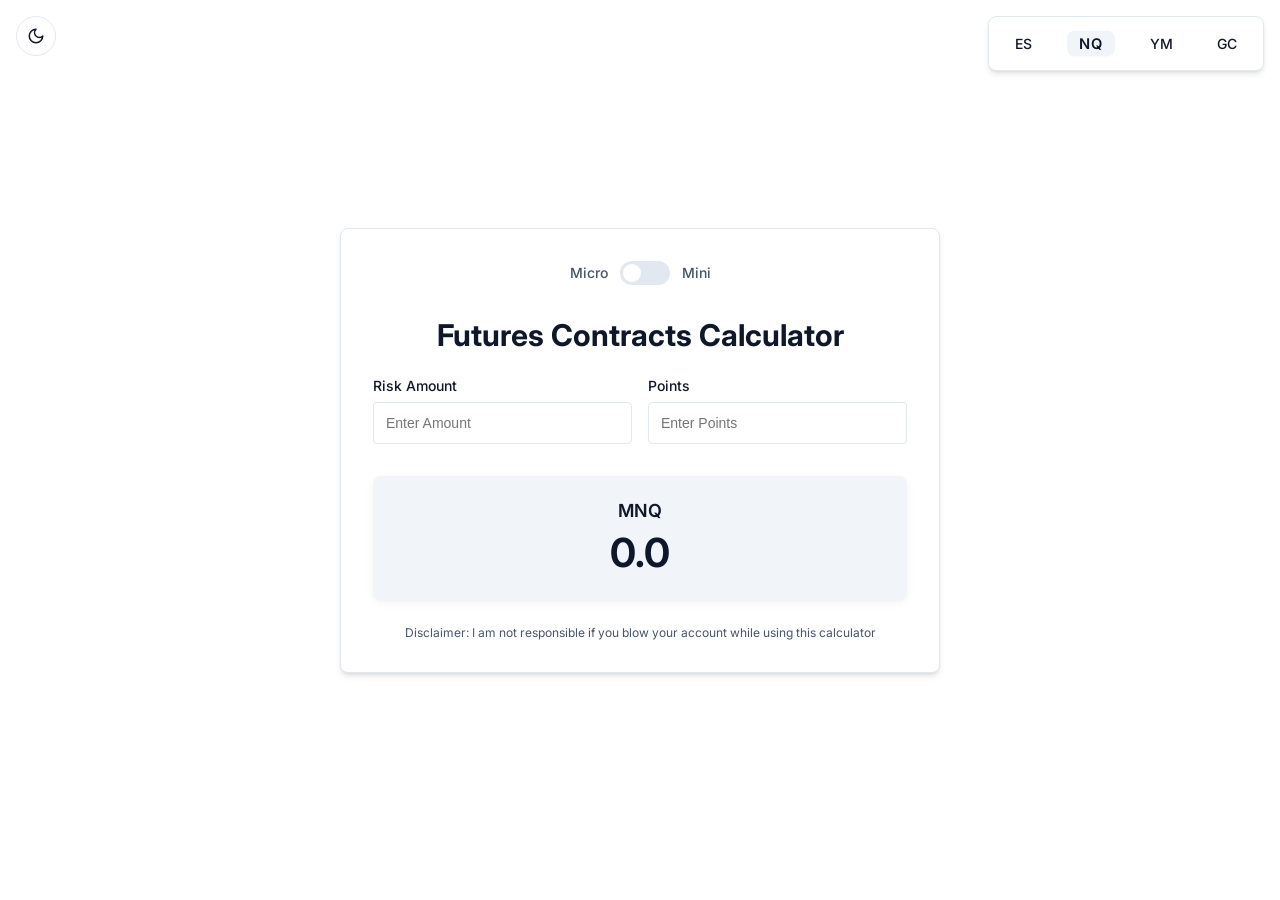
<file: index.html>
<!DOCTYPE html>
<html lang="en">
<head>
  <meta charset="UTF-8" />
  <meta name="viewport" content="width=device-width, initial-scale=1.0" />
  <title>Futures Contracts Calculator</title>
  <!-- Favicon -->
  <link rel="icon" href="favicon.png" type="image/png">
  <link rel="stylesheet" href="styles.css" />
  <!-- Add Google Fonts for improved typography -->
  <link rel="preconnect" href="https://fonts.googleapis.com">
  <link rel="preconnect" href="https://fonts.gstatic.com" crossorigin>
  <link href="https://fonts.googleapis.com/css2?family=Inter:wght@400;500;600;700&display=swap" rel="stylesheet">
</head>

<body>
  <!-- Dark/Light Mode Toggle Button -->
  <button class="darkModeBtn" id="darkModeBtn" onclick="toggleDarkMode()" aria-label="Toggle Dark Mode">
    <!-- Moon icon - shown in light mode -->
    <svg class="moon-icon" xmlns="http://www.w3.org/2000/svg" width="18" height="18" viewBox="0 0 24 24" fill="none" stroke="currentColor" stroke-width="2" stroke-linecap="round" stroke-linejoin="round"><path d="M12 3a6 6 0 0 0 9 9 9 9 0 1 1-9-9Z"/></svg>
    <!-- Sun icon - shown in dark mode -->
    <svg class="sun-icon" xmlns="http://www.w3.org/2000/svg" width="18" height="18" viewBox="0 0 24 24" fill="none" stroke="currentColor" stroke-width="2" stroke-linecap="round" stroke-linejoin="round"><circle cx="12" cy="12" r="5"/><path d="M12 1v2M12 21v2M4.2 4.2l1.4 1.4M18.4 18.4l1.4 1.4M1 12h2M21 12h2M4.2 19.8l1.4-1.4M18.4 5.6l1.4-1.4"/></svg>
  </button>
  
  <!-- Instrument Selection -->
  <div class="instrument-selector">
    <label class="radio-label">
      <input type="radio" name="instrument" value="sp500" aria-labelledby="sp500-radio-label" />
      <span id="sp500-radio-label">ES</span>
    </label>
    <label class="radio-label">
      <input type="radio" name="instrument" value="nasdaq" checked aria-labelledby="nasdaq-radio-label" />
      <span id="nasdaq-radio-label">NQ</span>
    </label>
    <label class="radio-label">
      <input type="radio" name="instrument" value="dowJones" aria-labelledby="dowJones-radio-label" />
      <span id="dowJones-radio-label">YM</span>
    </label>
    <label class="radio-label">
      <input type="radio" name="instrument" value="gold" aria-labelledby="gold-radio-label" />
      <span id="gold-radio-label">GC</span>
    </label>
  </div>
  
  <div class="container">
    <!-- Table View Button (positioned at top left) -->
    <button id="tableViewBtn" class="table-view-btn" onclick="navigateToTableView()" aria-label="View Stop Loss Range Table">
      <svg xmlns="http://www.w3.org/2000/svg" width="16" height="16" viewBox="0 0 24 24" fill="none" stroke="currentColor" stroke-width="2" stroke-linecap="round" stroke-linejoin="round"><rect width="18" height="18" x="3" y="3" rx="2" ry="2"/><line x1="3" x2="21" y1="9" y2="9"/><line x1="3" x2="21" y1="15" y2="15"/><line x1="9" x2="9" y1="3" y2="21"/><line x1="15" x2="15" y1="3" y2="21"/></svg>
    </button>
    
    <!-- Toggle Switch for Mini/Micro Mode -->
    <div class="container-toggle">
      <span class="toggle-label">Micro</span>
      <label class="toggle-switch">
        <input type="checkbox" id="contractToggle" onchange="toggleContracts()" aria-label="Toggle between Micro and Mini contracts">
        <span class="slider"></span>
      </label>
      <span class="toggle-label">Mini</span>
    </div>
    
    <h1>Futures Contracts Calculator</h1>
    
    <!-- Input Section -->
    <div class="form-section">
      <div class="input-container">
        <div class="input-wrapper">
          <label for="riskAmount">Risk Amount</label>
          <input type="number" id="riskAmount" placeholder="Enter Amount" step="0.01" />
        </div>
        <div class="input-wrapper">
          <label for="points">Points</label>
          <input type="number" id="points" placeholder="Enter Points" step="0.25" />
        </div>
      </div>
    </div>
    
    <!-- Results Section -->
    <div class="results-section">
      <div class="result-box" id="sp500-box">
        <h2 id="sp500-label">MES</h2>
        <p id="sp500">0.0</p>
      </div>
      <div class="result-box" id="nasdaq-box">
        <h2 id="nasdaq-label">MNQ</h2>
        <p id="nasdaq">0.0</p>
      </div>
      <div class="result-box" id="dowJones-box">
        <h2 id="dowJones-label">MYM</h2>
        <p id="dowJones">0.0</p>
      </div>
      <div class="result-box" id="gold-box">
        <h2 id="gold-label">MGC</h2>
        <p id="gold">0.0</p>
      </div>
    </div>
    
    <p class="disclaimer">
      Disclaimer: I am not responsible if you blow your account while using this calculator
    </p>
  </div>
  
  <script src="script.js"></script>
</body>
</html>
</file>
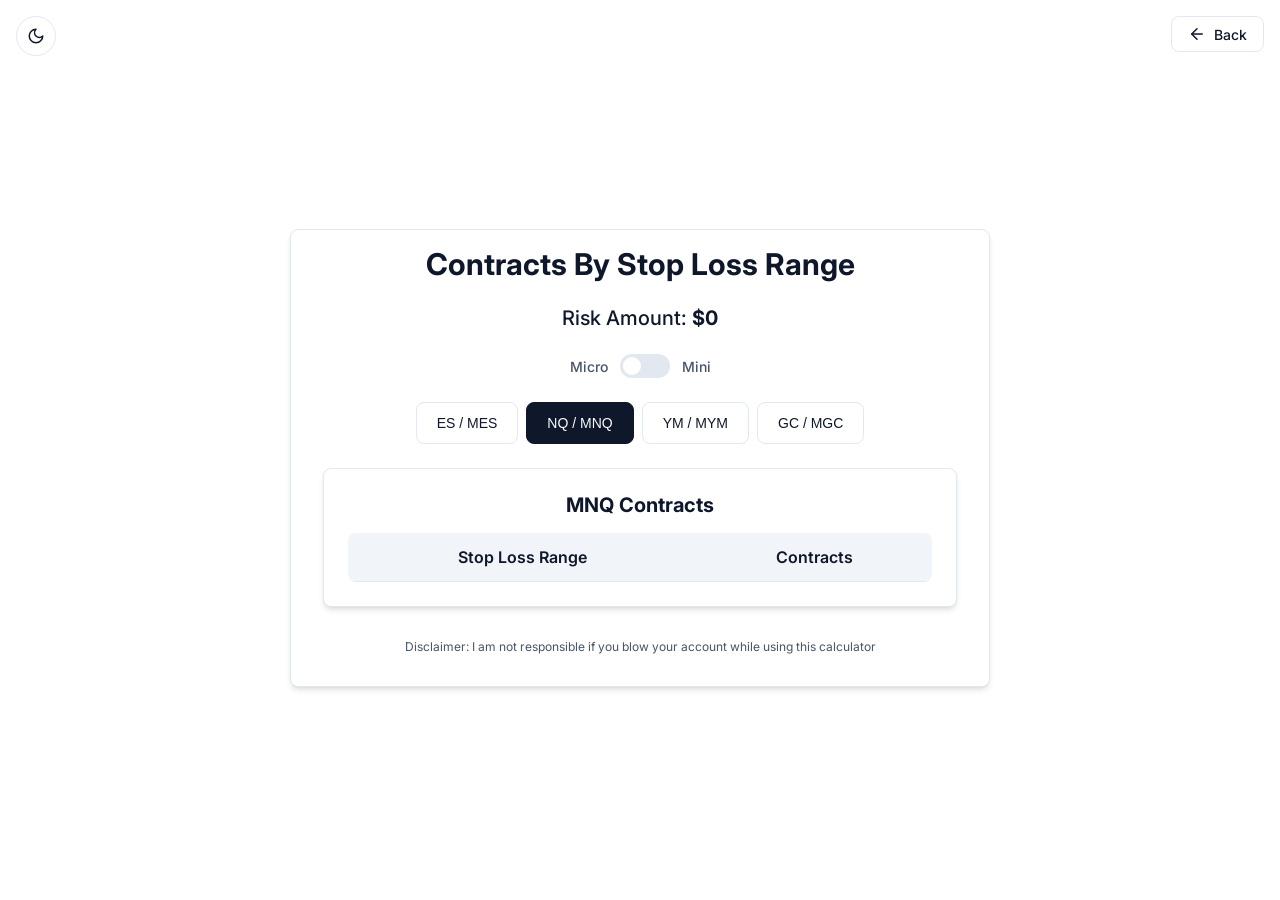
<file: contracts-table.html>
<!DOCTYPE html>
<html lang="en">
<head>
  <meta charset="UTF-8" />
  <meta name="viewport" content="width=device-width, initial-scale=1.0" />
  <title>Contracts Table - Futures Calculator</title>
  <!-- Favicon -->
  <link rel="icon" href="favicon.png" type="image/png">
  <link rel="stylesheet" href="styles.css" />
  <link rel="stylesheet" href="table-styles.css" />
  <!-- Add Google Fonts for improved typography -->
  <link rel="preconnect" href="https://fonts.googleapis.com">
  <link rel="preconnect" href="https://fonts.gstatic.com" crossorigin>
  <link href="https://fonts.googleapis.com/css2?family=Inter:wght@400;500;600;700&display=swap" rel="stylesheet">
</head>
<body class="table-page">
  <!-- Dark/Light Mode Toggle Button -->
  <button class="darkModeBtn" id="darkModeBtn" onclick="toggleDarkMode()" aria-label="Toggle Dark Mode">
    <!-- Moon icon - shown in light mode -->
    <svg class="moon-icon" xmlns="http://www.w3.org/2000/svg" width="18" height="18" viewBox="0 0 24 24" fill="none" stroke="currentColor" stroke-width="2" stroke-linecap="round" stroke-linejoin="round"><path d="M12 3a6 6 0 0 0 9 9 9 9 0 1 1-9-9Z"/></svg>
    <!-- Sun icon - shown in dark mode -->
    <svg class="sun-icon" xmlns="http://www.w3.org/2000/svg" width="18" height="18" viewBox="0 0 24 24" fill="none" stroke="currentColor" stroke-width="2" stroke-linecap="round" stroke-linejoin="round"><circle cx="12" cy="12" r="5"/><path d="M12 1v2M12 21v2M4.2 4.2l1.4 1.4M18.4 18.4l1.4 1.4M1 12h2M21 12h2M4.2 19.8l1.4-1.4M18.4 5.6l1.4-1.4"/></svg>
  </button>
  
  <!-- Back Button -->
  <a href="index.html" class="back-btn" aria-label="Back to calculator">
    <svg xmlns="http://www.w3.org/2000/svg" width="18" height="18" viewBox="0 0 24 24" fill="none" stroke="currentColor" stroke-width="2" stroke-linecap="round" stroke-linejoin="round"><path d="m12 19-7-7 7-7"/><path d="M19 12H5"/></svg>
    <span>Back</span>
  </a>
  
  <div class="container table-page-container">
    <h1>Contracts By Stop Loss Range</h1>
    <p class="risk-display">Risk Amount: <span class="risk-amount-value">$<span id="riskAmount">0</span></span></p>
    
    <!-- Mode Toggle -->
    <div class="container-toggle table-toggle">
      <span class="toggle-label">Micro</span>
      <label class="toggle-switch">
        <input type="checkbox" id="contractToggle" onchange="toggleContractsAndRefreshTable()" aria-label="Toggle between Micro and Mini contracts">
        <span class="slider"></span>
      </label>
      <span class="toggle-label">Mini</span>
    </div>
    
    <!-- Instrument Tabs -->
    <div class="instrument-tabs">
      <button class="tab-btn" data-instrument="sp500">ES / MES</button>
      <button class="tab-btn" data-instrument="nasdaq">NQ / MNQ</button>
      <button class="tab-btn" data-instrument="dowJones">YM / MYM</button>
      <button class="tab-btn" data-instrument="gold">GC / MGC</button>
    </div>
    
    <!-- Tables Container -->
    <div class="tables-wrapper">
      <!-- ES / MES Table -->
      <div class="table-section" id="sp500-table">
        <h2 id="sp500-table-title">MES Contracts</h2>
        <div class="table-scroll">
          <table>
            <thead>
              <tr>
                <th>Stop Loss Range</th>
                <th>Contracts</th>
              </tr>
            </thead>
            <tbody id="sp500-contracts">
              <!-- Will be filled by JavaScript -->
            </tbody>
          </table>
        </div>
      </div>
      
      <!-- NQ / MNQ Table -->
      <div class="table-section" id="nasdaq-table" style="display: none;">
        <h2 id="nasdaq-table-title">MNQ Contracts</h2>
        <div class="table-scroll">
          <table>
            <thead>
              <tr>
                <th>Stop Loss Range</th>
                <th>Contracts</th>
              </tr>
            </thead>
            <tbody id="nasdaq-contracts">
              <!-- Will be filled by JavaScript -->
            </tbody>
          </table>
        </div>
      </div>
      
      <!-- YM / MYM Table -->
      <div class="table-section" id="dowJones-table" style="display: none;">
        <h2 id="dowJones-table-title">MYM Contracts</h2>
        <div class="table-scroll">
          <table>
            <thead>
              <tr>
                <th>Stop Loss Range</th>
                <th>Contracts</th>
              </tr>
            </thead>
            <tbody id="dowJones-contracts">
              <!-- Will be filled by JavaScript -->
            </tbody>
          </table>
        </div>
      </div>
      
      <!-- GC / MGC Table -->
      <div class="table-section" id="gold-table" style="display: none;">
        <h2 id="gold-table-title">MGC Contracts</h2>
        <div class="table-scroll">
          <table>
            <thead>
              <tr>
                <th>Stop Loss Range</th>
                <th>Contracts</th>
              </tr>
            </thead>
            <tbody id="gold-contracts">
              <!-- Will be filled by JavaScript -->
            </tbody>
          </table>
        </div>
      </div>
    </div>
    
    <p class="disclaimer">
      Disclaimer: I am not responsible if you blow your account while using this calculator
    </p>
  </div>

  <script src="table-script.js"></script>
</body>
</html>
</file>
<file: styles.css>
:root {
  --background: #ffffff;
  --foreground: #0f172a;
  --card: #ffffff;
  --card-foreground: #0f172a;
  --primary: #0f172a;
  --primary-foreground: #f8fafc;
  --secondary: #f1f5f9;
  --secondary-foreground: #0f172a;
  --muted: #e2e8f0;
  --muted-foreground: #475569;
  --accent: #f1f5f9;
  --accent-foreground: #0f172a;
  --border: #e2e8f0;
  --ring: #94a3b8;
  --radius: 0.5rem;
  --shadow: 0 4px 6px -1px rgb(0 0 0 / 0.1), 0 2px 4px -2px rgb(0 0 0 / 0.1);
}

.dark-mode {
  --background: #0f172a;
  --foreground: #f8fafc;
  --card: #1e293b;
  --card-foreground: #f8fafc;
  --primary: #f8fafc;
  --primary-foreground: #0f172a;
  --secondary: #1e293b;
  --secondary-foreground: #f8fafc;
  --muted: #334155;
  --muted-foreground: #94a3b8;
  --accent: #1e293b;
  --accent-foreground: #f8fafc;
  --border: #334155;
  --ring: #1e293b;
}

* {
  margin: 0;
  padding: 0;
  box-sizing: border-box;
}

body {
  font-family: 'Inter', -apple-system, BlinkMacSystemFont, 'Segoe UI', Roboto, Oxygen, Ubuntu, Cantarell, 'Open Sans', 'Helvetica Neue', sans-serif;
  background-color: var(--background);
  color: var(--foreground);
  display: flex;
  justify-content: center;
  align-items: center;
  height: 100vh;
  transition: background-color 0.3s ease, color 0.3s ease;
}

/* Main Container */
.container {
  position: relative;
  width: 90%;
  max-width: 600px;
  background-color: var(--card);
  color: var(--card-foreground);
  border-radius: var(--radius);
  box-shadow: var(--shadow);
  padding: 2rem;
  z-index: 1;
  border: 1px solid var(--border);
  transition: background-color 0.3s ease, color 0.3s ease, border-color 0.3s ease;
}

h1 {
  font-size: 1.875rem;
  font-weight: 700;
  text-align: center;
  margin-bottom: 1.5rem;
  color: var(--foreground);
}

/* Instrument Selector */
.instrument-selector {
  position: fixed;
  top: 1rem;
  right: 1rem;
  display: flex;
  gap: 0.5rem;
  background-color: var(--card);
  border: 1px solid var(--border);
  border-radius: var(--radius);
  padding: 0.5rem;
  box-shadow: var(--shadow);
  z-index: 10;
}

.radio-label {
  display: flex;
  align-items: center;
  cursor: pointer;
  gap: 0.25rem;
  padding: 0.375rem 0.625rem;
  border-radius: calc(var(--radius) - 0.25rem);
  font-weight: 500;
  font-size: 0.875rem;
  transition: background-color 0.2s ease;
}

.radio-label:hover {
  background-color: var(--accent);
}

.radio-label input[type="radio"] {
  width: 0;
  height: 0;
  opacity: 0;
  position: absolute;
}

.radio-label input[type="radio"]:checked + span {
  color: var(--primary);
  font-weight: 600;
}

/* Add background indicator for selected radio option */
.radio-label input[type="radio"]:checked + span {
  background-color: var(--accent);
  padding: 0.25rem 0.75rem;
  border-radius: var(--radius);
  transform: scale(1.05);
}

.radio-label span {
  transition: color 0.2s ease, background-color 0.2s ease, transform 0.2s ease, padding 0.2s ease;
  padding: 0.25rem 0.5rem;
}

/* Toggle Switch Container */
.container-toggle {
  display: flex;
  align-items: center;
  justify-content: center;
  gap: 0.75rem;
  margin-bottom: 2rem;
}

.toggle-label {
  font-size: 0.875rem;
  font-weight: 500;
  color: var(--muted-foreground);
}

/* Toggle Switch */
.toggle-switch {
  position: relative;
  display: inline-block;
  width: 50px;
  height: 24px;
}

.toggle-switch input {
  opacity: 0;
  width: 0;
  height: 0;
}

.slider {
  position: absolute;
  cursor: pointer;
  top: 0;
  left: 0;
  right: 0;
  bottom: 0;
  background-color: var(--muted);
  transition: 0.4s;
  border-radius: 24px;
}

.slider:before {
  position: absolute;
  content: "";
  height: 18px;
  width: 18px;
  left: 3px;
  bottom: 3px;
  background-color: var(--background);
  transition: 0.4s;
  border-radius: 50%;
}

input:checked + .slider {
  background-color: var(--primary);
}

input:checked + .slider:before {
  transform: translateX(26px);
}

/* Input Form */
.form-section {
  margin-bottom: 2rem;
}

.input-container {
  display: grid;
  grid-template-columns: 1fr 1fr;
  gap: 1rem;
}

.input-wrapper {
  display: flex;
  flex-direction: column;
  gap: 0.5rem;
}

.input-wrapper label {
  font-size: 0.875rem;
  font-weight: 500;
  color: var(--foreground);
}

.input-wrapper input {
  padding: 0.75rem;
  font-size: 0.875rem;
  border: 1px solid var(--border);
  border-radius: calc(var(--radius) - 0.25rem);
  background-color: var(--background);
  color: var(--foreground);
  transition: border-color 0.2s ease, box-shadow 0.2s ease;
}

.input-wrapper input:focus {
  outline: none;
  border-color: var(--ring);
  box-shadow: 0 0 0 2px var(--accent);
}

/* Table View Button */
.table-view-btn {
  display: none; /* Hidden by default, shown via JS when risk amount entered */
  position: absolute;
  top: 1rem;
  left: 1rem;
  padding: 0.5rem;
  background-color: var(--primary);
  color: var(--primary-foreground);
  border: none;
  border-radius: 50%;
  width: 32px;
  height: 32px;
  font-size: 0.75rem;
  font-weight: 500;
  cursor: pointer;
  transition: all 0.2s ease;
  align-items: center;
  justify-content: center;
  z-index: 5;
}

.table-view-btn svg {
  transition: transform 0.2s ease;
  width: 14px;
  height: 14px;
}

.table-view-btn:hover {
  opacity: 0.9;
  transform: scale(1.1);
}

.table-view-btn:hover svg {
  transform: scale(1.1);
}

/* Results Section */
.results-section {
  display: grid;
  grid-template-columns: repeat(auto-fit, minmax(150px, 1fr));
  gap: 1rem;
  margin-bottom: 1.5rem;
}

.result-box {
  background-color: var(--secondary);
  color: var(--secondary-foreground);
  border-radius: var(--radius);
  padding: 1.5rem;
  text-align: center;
  transition: background-color 0.3s ease, transform 0.2s ease;
  display: flex;
  flex-direction: column;
  align-items: center;
  justify-content: center;
  min-height: 120px;
  box-shadow: 0 2px 10px rgba(0, 0, 0, 0.05);
}

.result-box:hover {
  transform: translateY(-2px);
  box-shadow: 0 4px 12px rgba(0, 0, 0, 0.1);
}

.result-box h2 {
  font-size: 1.125rem;
  font-weight: 600;
  margin-bottom: 0.5rem;
}

.result-box p {
  font-size: 2.5rem;
  font-weight: 700;
  line-height: 1.2;
}

/* Disclaimer */
.disclaimer {
  font-size: 0.75rem;
  color: var(--muted-foreground);
  text-align: center;
  margin-top: 1rem;
}

/* Dark Mode Toggle Button */
.darkModeBtn {
  position: fixed;
  top: 1rem;
  left: 1rem;
  background-color: var(--card);
  color: var(--card-foreground);
  border: 1px solid var(--border);
  border-radius: 50%;
  width: 40px;
  height: 40px;
  display: flex;
  align-items: center;
  justify-content: center;
  cursor: pointer;
  z-index: 10;
  transition: background-color 0.3s ease, color 0.3s ease, transform 0.2s ease;
  overflow: hidden;
}

.darkModeBtn:hover {
  transform: scale(1.05);
  background-color: var(--accent);
}

/* Show/hide appropriate icons based on theme */
.moon-icon {
  display: block;
}

.sun-icon {
  display: none;
}

body.dark-mode .moon-icon {
  display: none;
}

body.dark-mode .sun-icon {
  display: block;
}

/* Media Queries */
@media (max-width: 640px) {
  .container {
    width: 95%;
    padding: 1.5rem;
  }
  
  h1 {
    font-size: 1.5rem;
    margin-bottom: 1.25rem;
  }
  
  .input-container {
    grid-template-columns: 1fr;
  }
  
  .results-section {
    grid-template-columns: 1fr;
  }
  
  .result-box {
    padding: 1.25rem;
  }

  .nl-container {
    position: fixed;
    color: var(--muted-foreground);
    font-size: 0.875rem;
    font-weight: 500;
    text-align: center;
    margin-top: 1rem;
  }
}
</file>
<file: table-styles.css>
/* Styles specific to the contracts table page */
.table-page {
  padding-top: 1rem;
}

/* Back button */
.back-btn {
  position: fixed;
  top: 1rem;
  right: 1rem;
  background-color: var(--card);
  color: var(--card-foreground);
  border: 1px solid var(--border);
  border-radius: var(--radius);
  padding: 0.5rem 1rem;
  display: flex;
  align-items: center;
  gap: 0.5rem;
  text-decoration: none;
  font-size: 0.875rem;
  font-weight: 500;
  transition: all 0.2s ease;
  z-index: 10;
}

.back-btn:hover {
  background-color: var(--accent);
  transform: translateY(-2px);
}

/* Table page container specific styles */
.table-page-container {
  max-width: 700px;
  padding: 2rem;
  padding-top: 1rem;
}

/* Table toggle position */
.table-toggle {
  margin-bottom: 1.5rem;
}

/* Risk amount display */
.risk-display {
  font-size: 1.25rem;
  font-weight: 500;
  margin-bottom: 1.5rem;
  color: var(--foreground);
  text-align: center;
}

.risk-amount-value {
  font-weight: 700;
  color: var(--primary);
}

/* Instrument tabs */
.instrument-tabs {
  display: flex;
  gap: 0.5rem;
  margin: 1.5rem 0;
  justify-content: center;
  flex-wrap: wrap;
}

.tab-btn {
  background-color: var(--card);
  color: var(--card-foreground);
  border: 1px solid var(--border);
  border-radius: var(--radius);
  padding: 0.75rem 1.25rem;
  font-size: 0.875rem;
  font-weight: 500;
  cursor: pointer;
  transition: all 0.2s ease;
}

.tab-btn:hover {
  background-color: var(--accent);
}

.tab-btn.active {
  background-color: var(--primary);
  color: var(--primary-foreground);
  border-color: var(--primary);
}

/* Table styling */
.tables-wrapper {
  width: 100%;
  margin-top: 1.5rem;
}

.table-section {
  width: 100%;
  margin-bottom: 2rem;
  background-color: var(--card);
  border-radius: var(--radius);
  box-shadow: var(--shadow);
  padding: 1.5rem;
  border: 1px solid var(--border);
}

.table-section h2 {
  margin-bottom: 1rem;
  font-size: 1.25rem;
  text-align: center;
  color: var(--primary);
}

.table-scroll {
  overflow-x: auto;
  border-radius: var(--radius);
}

table {
  width: 100%;
  border-collapse: collapse;
  font-size: 1rem;
  overflow: hidden;
  background-color: var(--background);
}

th, td {
  padding: 0.875rem 1rem;
  text-align: center;
  border-bottom: 1px solid var(--border);
}

th {
  background-color: var(--secondary);
  font-weight: 600;
  color: var(--secondary-foreground);
  position: sticky;
  top: 0;
}

tr:nth-child(even) {
  background-color: var(--accent);
}

tr:hover {
  background-color: var(--muted);
}

/* Highlight contract values - colors swapped as requested */
.low-contracts {
  color: #e53e3e; /* Red for high risk (many contracts) */
  font-weight: 700;
}

.high-contracts {
  color: #38a169; /* Green for low risk (few contracts) */
  font-weight: 700;
}

/* Dark mode adjustments for colored text */
body.dark-mode .low-contracts {
  color: #fc8181; /* Lighter red for dark mode */
}

body.dark-mode .high-contracts {
  color: #68d391; /* Lighter green for dark mode */
}

/* Responsive adjustments */
@media (max-width: 768px) {
  .table-page {
    padding-top: 3.5rem;
  }
  
  .table-page-container {
    padding-top: 0.75rem;
  }
  
  /* Keep heading from overlapping with the back button */
  .table-page-container h1 {
    margin-top: 0;
    padding-top: 0;
  }
}

@media (max-width: 640px) {
  .table-page {
    padding-top: 4rem; /* Add space at the top for the fixed elements */
  }
  
  .table-page-container {
    padding: 1.5rem;
    margin-top: 0.5rem;
  }
  
  /* Make back button smaller and move it to top right */
  .back-btn {
    padding: 0.375rem 0.625rem;
    font-size: 0.75rem;
    top: 1rem;
  }
  
  .back-btn svg {
    width: 14px;
    height: 14px;
  }
  
  /* Reduce heading size to prevent overlap */
  h1 {
    font-size: 1.5rem;
    margin-top: 0.5rem;
  }
  
  th, td {
    padding: 0.75rem 0.5rem;
    font-size: 0.875rem;
  }
  
  .tab-btn {
    padding: 0.5rem 0.75rem;
    font-size: 0.75rem;
  }
  
  .table-section {
    padding: 1rem;
  }
  
  .table-section h2 {
    font-size: 1.125rem;
  }
}
</file>
